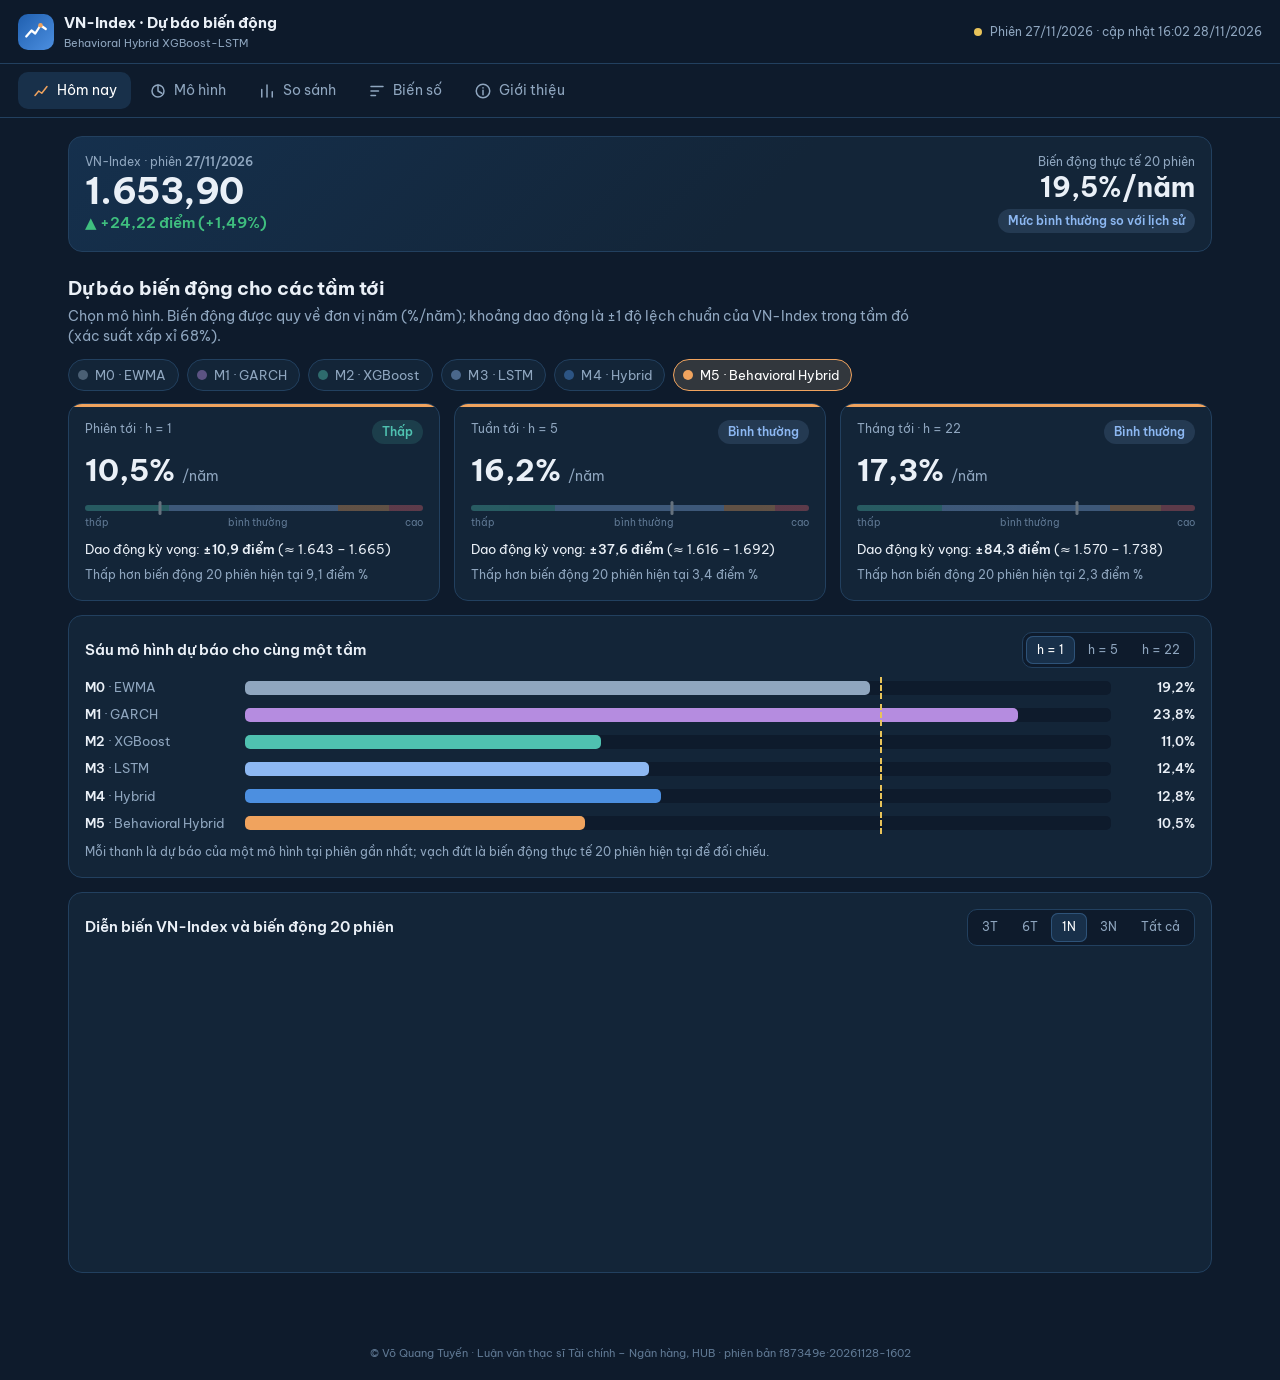
<file: index.html>
<!DOCTYPE html>
<html lang="vi">
<head>
<meta charset="utf-8">
<meta name="viewport" content="width=device-width, initial-scale=1, viewport-fit=cover">
<title>VN-Index · Dự báo biến động | Behavioral Hybrid XGBoost-LSTM</title>
<meta name="description" content="Ứng dụng minh hoạ luận văn: dự báo biến động VN-Index hằng ngày bằng sáu mô hình, trong đó mô hình đề xuất Behavioral Hybrid XGBoost-LSTM.">
<link rel="stylesheet" href="style.css">
<link rel="manifest" href="manifest.webmanifest">
<meta name="theme-color" content="#0E1B2C">
<meta name="mobile-web-app-capable" content="yes">
<meta name="apple-mobile-web-app-capable" content="yes">
<meta name="apple-mobile-web-app-status-bar-style" content="black-translucent">
<meta name="apple-mobile-web-app-title" content="VN-Index Vol">
<link rel="apple-touch-icon" href="icons/apple-touch-icon.png">
<link rel="icon" type="image/png" sizes="192x192" href="icons/icon-192.png">
</head>
<body>
<header class="top">
  <div class="brand">
    <div class="logo" aria-hidden="true"><svg viewBox="0 0 32 32"><path d="M3 22 L10 14 L15 18 L22 7 L29 12" fill="none" stroke="currentColor" stroke-width="3" stroke-linecap="round" stroke-linejoin="round"/><circle cx="22" cy="7" r="3" fill="#F0A35E"/></svg></div>
    <div>
      <div class="t1">VN-Index · Dự báo biến động</div>
      <div class="t2">Behavioral Hybrid XGBoost-LSTM</div>
    </div>
  </div>
  <div class="status" id="status"><span class="dot"></span><span id="statusText">Đang tải dữ liệu…</span></div>
</header>

<nav class="tabs" id="tabs">
  <button data-tab="today" class="on"><svg viewBox="0 0 24 24"><path d="M4 18 9 12l4 3 7-9"/></svg><span>Hôm nay</span></button>
  <button data-tab="model"><svg viewBox="0 0 24 24"><circle cx="12" cy="12" r="8"/><path d="M12 4v8l5 3"/></svg><span>Mô hình</span></button>
  <button data-tab="compare"><svg viewBox="0 0 24 24"><path d="M5 20V10M12 20V4M19 20v-7"/></svg><span>So sánh</span></button>
  <button data-tab="features"><svg viewBox="0 0 24 24"><path d="M4 6h16M4 12h10M4 18h6"/></svg><span>Biến số</span></button>
  <button data-tab="about"><svg viewBox="0 0 24 24"><circle cx="12" cy="12" r="9"/><path d="M12 11v6M12 7.5v.5"/></svg><span>Giới thiệu</span></button>
</nav>

<main>
  <!-- ============================ HÔM NAY ============================ -->
  <section id="tab-today" class="tab on">
    <div class="hero card">
      <div class="hero-l">
        <div class="lbl">VN-Index · phiên <b id="mDate">—</b></div>
        <div class="big" id="mClose">—</div>
        <div class="chg" id="mChg">—</div>
      </div>
      <div class="hero-r">
        <div class="lbl">Biến động thực tế 20 phiên</div>
        <div class="big2" id="mVol">—</div>
        <div id="mVolLvl" class="lvl">—</div>
      </div>
    </div>

    <div class="sec-h">
      <h2>Dự báo biến động cho các tầm tới</h2>
      <p class="sub">Chọn mô hình. Biến động được quy về đơn vị năm (%/năm); khoảng dao động là ±1 độ lệch chuẩn của VN-Index trong tầm đó (xác suất xấp xỉ 68%).</p>
    </div>
    <div class="chips" id="todayModels"></div>
    <div class="fc-grid" id="fcCards"></div>

    <div class="card">
      <div class="card-h">
        <h3>Sáu mô hình dự báo cho cùng một tầm</h3>
        <div class="seg" id="todayH"></div>
      </div>
      <div class="bars" id="todayBars"></div>
      <p class="note">Mỗi thanh là dự báo của một mô hình tại phiên gần nhất; vạch đứt là biến động thực tế 20 phiên hiện tại để đối chiếu.</p>
    </div>

    <div class="card">
      <div class="card-h">
        <h3>Diễn biến VN-Index và biến động 20 phiên</h3>
        <div class="seg" id="histRange"></div>
      </div>
      <div class="chart-box"><canvas id="cHist"></canvas></div>
    </div>
  </section>

  <!-- ============================ MÔ HÌNH ============================ -->
  <section id="tab-model" class="tab">
    <div class="sec-h">
      <h2>Dự báo ngoài mẫu theo từng mô hình</h2>
      <p class="sub">Đường trắng là biến động thực tế; các đường màu là dự báo walk-forward từ 2021 (mô hình chỉ học dữ liệu quá khứ, tái huấn luyện mỗi 126 phiên). Bấm chọn nhiều mô hình để so sánh.</p>
    </div>
    <div class="ctrl">
      <div class="seg" id="mdlH"></div>
      <div class="seg" id="mdlRange"></div>
    </div>
    <div class="chips" id="mdlModels"></div>
    <div class="card"><div class="chart-box tall"><canvas id="cBT"></canvas></div></div>
    <div class="grid2">
      <div class="card" id="mdlInfo"></div>
      <div class="card">
        <h3>Nhật ký dự báo hằng ngày</h3>
        <p class="note">Ứng dụng ghi lại dự báo mỗi phiên; cột “Thực tế” được điền khi đã đủ h phiên để tính biến động thực hiện.</p>
        <div class="tbl-wrap"><table class="tbl" id="trackTbl"></table></div>
      </div>
    </div>
  </section>

  <!-- ============================ SO SÁNH ============================ -->
  <section id="tab-compare" class="tab">
    <div class="sec-h">
      <h2>So sánh hiệu quả dự báo</h2>
      <p class="sub">RMSE, MAE (sai số) và QLIKE (tổn thất cho biến động, Patton 2011): càng thấp càng tốt. Ô nổi bật là mô hình tốt nhất theo từng chỉ tiêu.</p>
    </div>
    <div class="ctrl wrap">
      <div class="seg" id="cmpSrc"></div>
      <div class="seg" id="cmpPeriod"></div>
      <div class="seg" id="cmpH"></div>
    </div>
    <div class="card">
      <div class="card-h"><h3 id="cmpTitle">Bảng chỉ tiêu</h3><span class="pill" id="cmpRange"></span></div>
      <div class="tbl-wrap"><table class="tbl metrics" id="cmpTbl"></table></div>
      <p class="note" id="cmpNote"></p>
    </div>
    <div class="grid2">
      <div class="card">
        <div class="card-h"><h3>Kiểm định Diebold-Mariano</h3><div class="seg" id="dmLoss"></div></div>
        <div class="ctrl"><label class="lbl">Mô hình gốc</label><select id="dmBase"></select></div>
        <div id="dmBox"></div>
        <p class="note">DM &lt; 0: mô hình gốc có tổn thất nhỏ hơn. Hiệu chỉnh mẫu nhỏ HLN; mức ý nghĩa 5%.</p>
      </div>
      <div class="card">
        <div class="card-h"><h3>Model Confidence Set 90%</h3><div class="seg" id="mcsLoss"></div></div>
        <div id="mcsBox"></div>
        <p class="note">Mô hình có p-MCS ≥ 0,10 thuộc nhóm tốt nhất về mặt thống kê (Hansen và cộng sự, 2011).</p>
      </div>
    </div>
    <div class="card">
      <h3>Đóng góp của biến hành vi: M5 so với M4 (giả thuyết H2, H3)</h3>
      <div class="abl" id="ablBox"></div>
    </div>
    <div class="card" id="yearCard">
      <h3>RMSE theo từng năm</h3>
      <div class="chart-box"><canvas id="cYear"></canvas></div>
    </div>
  </section>

  <!-- ============================ BIẾN SỐ ============================ -->
  <section id="tab-features" class="tab">
    <div class="sec-h">
      <h2>Tám biến hành vi tại phiên gần nhất</h2>
      <p class="sub">Thanh màu cho biết giá trị hiện tại nằm ở phân vị nào so với toàn bộ lịch sử từ 2015.</p>
    </div>
    <div class="beh-grid" id="behGrid"></div>
    <div class="card">
      <div class="card-h"><h3>Tầm quan trọng đặc trưng do XGBoost xếp hạng</h3><div class="seg" id="impH"></div></div>
      <div class="ctrl"><div class="seg" id="impModel"></div></div>
      <div class="imp" id="impBox"></div>
      <p class="note">Mô hình lai giữ 15 đặc trưng quan trọng nhất (top-K) để đưa vào LSTM. Màu cam là biến hành vi; viền đậm là biến được chọn.</p>
    </div>
    <div class="card">
      <h3>Biến hành vi được chọn theo tầm dự báo</h3>
      <div class="tbl-wrap"><table class="tbl" id="selTbl"></table></div>
    </div>
  </section>

  <!-- ============================ GIỚI THIỆU ============================ -->
  <section id="tab-about" class="tab">
    <div class="card about" id="aboutBox"></div>
    <div class="card"><h3>Trạng thái dữ liệu</h3><div id="runBox"></div></div>
    <div class="card warn">
      <h3>Lưu ý</h3>
      <p>Ứng dụng phục vụ minh hoạ học thuật cho luận văn. Kết quả dự báo biến động không phải khuyến nghị mua bán chứng khoán. Dữ liệu lấy từ nguồn công khai, có thể chậm hoặc sai lệch so với số liệu chính thức của HOSE.</p>
    </div>
  </section>
</main>

<footer class="foot">© Võ Quang Tuyến · Luận văn thạc sĩ Tài chính – Ngân hàng, HUB · <span id="ver"></span></footer>

<script src="lib/chart.umd.min.js"></script>
<script>window.APP_VERSION="f87349e\u00b720261128-1602";window.APP_REMOTE="https://qtsags-boop.github.io/vnindex-vol-demo/";</script>
<script src="app.js"></script>
</body>
</html>
</file>
<file: style.css>
@font-face{font-family:"BVP";font-weight:400;font-display:swap;src:url(fonts/be-vietnam-pro-vietnamese-400-normal.woff2) format("woff2");unicode-range:U+0102-0103,U+0110-0111,U+0128-0129,U+0168-0169,U+01A0-01A1,U+01AF-01B0,U+0300-0301,U+0303-0304,U+0308-0309,U+0323,U+0329,U+1EA0-1EF9,U+20AB}
@font-face{font-family:"BVP";font-weight:400;font-display:swap;src:url(fonts/be-vietnam-pro-latin-400-normal.woff2) format("woff2");unicode-range:U+0000-00FF,U+0131,U+0152-0153,U+02BB-02BC,U+02C6,U+02DA,U+02DC,U+0304,U+0308,U+0329,U+2000-206F,U+20AC,U+2122,U+2191,U+2193,U+2212,U+2215,U+FEFF,U+FFFD}
@font-face{font-family:"BVP";font-weight:600;font-display:swap;src:url(fonts/be-vietnam-pro-vietnamese-600-normal.woff2) format("woff2");unicode-range:U+0102-0103,U+0110-0111,U+0128-0129,U+0168-0169,U+01A0-01A1,U+01AF-01B0,U+0300-0301,U+0303-0304,U+0308-0309,U+0323,U+0329,U+1EA0-1EF9,U+20AB}
@font-face{font-family:"BVP";font-weight:600;font-display:swap;src:url(fonts/be-vietnam-pro-latin-600-normal.woff2) format("woff2");unicode-range:U+0000-00FF,U+0131,U+0152-0153,U+02BB-02BC,U+02C6,U+02DA,U+02DC,U+0304,U+0308,U+0329,U+2000-206F,U+20AC,U+2122,U+2191,U+2193,U+2212,U+2215,U+FEFF,U+FFFD}
@font-face{font-family:"BVP";font-weight:700;font-display:swap;src:url(fonts/be-vietnam-pro-vietnamese-700-normal.woff2) format("woff2");unicode-range:U+0102-0103,U+0110-0111,U+0128-0129,U+0168-0169,U+01A0-01A1,U+01AF-01B0,U+0300-0301,U+0303-0304,U+0308-0309,U+0323,U+0329,U+1EA0-1EF9,U+20AB}
@font-face{font-family:"BVP";font-weight:700;font-display:swap;src:url(fonts/be-vietnam-pro-latin-700-normal.woff2) format("woff2");unicode-range:U+0000-00FF,U+0131,U+0152-0153,U+02BB-02BC,U+02C6,U+02DA,U+02DC,U+0304,U+0308,U+0329,U+2000-206F,U+20AC,U+2122,U+2191,U+2193,U+2212,U+2215,U+FEFF,U+FFFD}

:root{
  --bg:#0E1B2C;--panel:#132538;--panel2:#18304A;--line:#22405F;--line2:#2E5379;
  --text:#EAF0F7;--muted:#8FA6BF;--dim:#5F7893;
  --blue:#4C8FE0;--blue2:#8DB8F2;--orange:#F0A35E;--teal:#4FC1B0;
  --up:#3FBF7F;--down:#E5636B;--ref:#E8C35A;--purple:#B58CE0;
  --r:14px;--gap:14px;
}
*{box-sizing:border-box}
html,body{margin:0;background:var(--bg);color:var(--text);font-family:"BVP",system-ui,-apple-system,"Segoe UI",Roboto,sans-serif;font-size:15px;line-height:1.5;-webkit-text-size-adjust:100%}
b,strong{font-weight:600}
h2{font-size:1.25rem;margin:0 0 4px;font-weight:700;letter-spacing:-.01em}
h3{font-size:1rem;margin:0 0 10px;font-weight:600}
.sub{margin:0;color:var(--muted);font-size:.9rem;max-width:860px}
.note{color:var(--muted);font-size:.82rem;margin:10px 0 0}
.lbl{color:var(--muted);font-size:.82rem}

/* ---------- khung ---------- */
.top{position:sticky;top:0;z-index:20;display:flex;align-items:center;justify-content:space-between;gap:12px;padding:12px 18px;padding-top:max(12px,env(safe-area-inset-top));background:rgba(14,27,44,.92);backdrop-filter:blur(10px);border-bottom:1px solid var(--line)}
.brand{display:flex;align-items:center;gap:10px;min-width:0}
.logo{width:36px;height:36px;border-radius:10px;background:linear-gradient(135deg,#1F5FAF,#4C8FE0);display:grid;place-items:center;color:#fff;flex:none}
.logo svg{width:24px;height:24px}
.t1{font-weight:700;font-size:1rem;white-space:nowrap}
.t2{font-size:.75rem;color:var(--muted);white-space:nowrap}
.status{display:flex;align-items:center;gap:8px;font-size:.8rem;color:var(--muted);text-align:right}
.status .dot{width:8px;height:8px;border-radius:50%;background:var(--dim);flex:none}
.status.ok .dot{background:var(--up);box-shadow:0 0 0 3px rgba(63,191,127,.18)}
.status.stale .dot{background:var(--ref)}
.status.err .dot{background:var(--down)}

.tabs{position:sticky;top:61px;z-index:19;display:flex;gap:4px;padding:8px 18px;background:var(--bg);border-bottom:1px solid var(--line);overflow-x:auto;scrollbar-width:none}
.tabs::-webkit-scrollbar{display:none}
.tabs button{display:flex;align-items:center;gap:7px;background:none;border:0;color:var(--muted);font:inherit;font-size:.9rem;padding:8px 14px;border-radius:10px;cursor:pointer;white-space:nowrap}
.tabs button svg{width:18px;height:18px;fill:none;stroke:currentColor;stroke-width:2;stroke-linecap:round;stroke-linejoin:round}
.tabs button:hover{color:var(--text);background:var(--panel)}
.tabs button.on{color:#fff;background:var(--panel2)}
.tabs button.on svg{stroke:var(--orange)}

main{max-width:1180px;margin:0 auto;padding:18px 18px 40px}
.tab{display:none}
.tab.on{display:block;animation:fade .25s ease}
@keyframes fade{from{opacity:0;transform:translateY(4px)}to{opacity:1;transform:none}}
.sec-h{margin:22px 0 12px}
.sec-h:first-child{margin-top:4px}
.card{background:var(--panel);border:1px solid var(--line);border-radius:var(--r);padding:16px;margin-bottom:var(--gap)}
.card-h{display:flex;align-items:center;justify-content:space-between;gap:10px;flex-wrap:wrap;margin-bottom:10px}
.card-h h3{margin:0}
.grid2{display:grid;grid-template-columns:1fr 1fr;gap:var(--gap)}
.grid2>.card{margin-bottom:0}
.grid2{margin-bottom:var(--gap)}
.ctrl{display:flex;align-items:center;gap:10px;margin:0 0 12px;flex-wrap:wrap}
.chart-box{position:relative;height:300px}
.chart-box.tall{height:380px}
.pill{font-size:.78rem;color:var(--muted);border:1px solid var(--line2);border-radius:99px;padding:3px 10px}

/* ---------- nút chọn ---------- */
.seg{display:inline-flex;background:var(--bg);border:1px solid var(--line);border-radius:10px;padding:3px;gap:2px;flex-wrap:wrap}
.seg button{background:none;border:0;color:var(--muted);font:inherit;font-size:.82rem;padding:5px 11px;border-radius:7px;cursor:pointer;white-space:nowrap}
.seg button.on{background:var(--panel2);color:#fff;box-shadow:inset 0 0 0 1px var(--line2)}
.chips{display:flex;gap:8px;flex-wrap:wrap;margin-bottom:12px}
.chip{display:inline-flex;align-items:center;gap:7px;background:var(--panel);border:1px solid var(--line);color:var(--muted);border-radius:99px;padding:6px 12px 6px 9px;font:inherit;font-size:.84rem;cursor:pointer}
.chip i{width:10px;height:10px;border-radius:50%;background:var(--c);opacity:.45}
.chip.on{color:#fff;border-color:var(--c);background:color-mix(in srgb,var(--c) 14%,var(--panel))}
.chip.on i{opacity:1}
.chip small{color:var(--dim);font-size:.75rem}
select{background:var(--bg);color:var(--text);border:1px solid var(--line2);border-radius:8px;padding:6px 10px;font:inherit;font-size:.85rem}

/* ---------- hôm nay ---------- */
.hero{display:flex;justify-content:space-between;gap:16px;flex-wrap:wrap;background:linear-gradient(135deg,#15304D 0%,#132538 60%)}
.big{font-size:2.4rem;font-weight:700;letter-spacing:-.02em;line-height:1.15;font-variant-numeric:tabular-nums}
.big2{font-size:1.8rem;font-weight:700;line-height:1.2;font-variant-numeric:tabular-nums}
.chg{font-weight:600;font-variant-numeric:tabular-nums}
.chg.up{color:var(--up)}.chg.down{color:var(--down)}
.hero-r{text-align:right}
.lvl{display:inline-block;margin-top:6px;font-size:.78rem;font-weight:600;padding:3px 10px;border-radius:99px;background:var(--panel2);color:var(--muted)}
.lvl.l0{background:rgba(79,193,176,.16);color:var(--teal)}
.lvl.l1{background:rgba(141,184,242,.14);color:var(--blue2)}
.lvl.l2{background:rgba(240,163,94,.16);color:var(--orange)}
.lvl.l3{background:rgba(229,99,107,.18);color:var(--down)}
.fc-grid{display:grid;grid-template-columns:repeat(3,1fr);gap:var(--gap);margin-bottom:var(--gap)}
.fc{background:var(--panel);border:1px solid var(--line);border-radius:var(--r);padding:16px;position:relative;overflow:hidden}
.fc:before{content:"";position:absolute;inset:0 0 auto 0;height:3px;background:var(--c,var(--orange))}
.fc .h{font-size:.8rem;color:var(--muted);display:flex;justify-content:space-between}
.fc .v{font-size:2rem;font-weight:700;margin:4px 0 0;font-variant-numeric:tabular-nums}
.fc .v small{font-size:.9rem;color:var(--muted);font-weight:400}
.fc .rg{margin-top:10px;font-size:.86rem;color:var(--text)}
.fc .rg b{font-variant-numeric:tabular-nums}
.fc .delta{font-size:.8rem;margin-top:6px;color:var(--muted)}
.fc .gauge{height:6px;border-radius:99px;background:linear-gradient(90deg,var(--teal) 0 25%,var(--blue2) 25% 75%,var(--orange) 75% 90%,var(--down) 90%);opacity:.35;position:relative;margin:12px 0 4px}
.fc .gauge i{position:absolute;top:-4px;width:3px;height:14px;border-radius:2px;background:#fff;transform:translateX(-50%)}
.fc .gl{display:flex;justify-content:space-between;font-size:.68rem;color:var(--dim)}

.bars{display:flex;flex-direction:column;gap:8px;position:relative}
.bar{display:grid;grid-template-columns:150px 1fr 74px;align-items:center;gap:10px;font-size:.85rem}
.bar .n{color:var(--muted);white-space:nowrap;overflow:hidden;text-overflow:ellipsis}
.bar .n b{color:var(--text)}
.bar .track{height:14px;border-radius:5px;background:var(--bg);position:relative}
.bar .fill{height:100%;border-radius:5px;background:var(--c);transition:width .5s ease}
.bar .ref{position:absolute;top:-4px;bottom:-4px;border-left:2px dashed var(--ref)}
.bar .val{text-align:right;font-variant-numeric:tabular-nums;font-weight:600}

/* ---------- bảng ---------- */
.tbl-wrap{overflow-x:auto}
.tbl{width:100%;border-collapse:collapse;font-size:.86rem;font-variant-numeric:tabular-nums}
.tbl th{color:var(--muted);font-weight:600;text-align:right;padding:8px 10px;border-bottom:1px solid var(--line2);white-space:nowrap}
.tbl td{padding:8px 10px;border-bottom:1px solid var(--line);text-align:right;white-space:nowrap}
.tbl th:first-child,.tbl td:first-child{text-align:left}
.tbl tr.me td{background:rgba(240,163,94,.07)}
.tbl td.best{color:#fff;font-weight:700;background:rgba(79,193,176,.16);border-radius:4px}
.tbl .sw{display:inline-block;width:9px;height:9px;border-radius:50%;margin-right:8px;vertical-align:middle}
.tbl td.muted{color:var(--dim)}
.tag{display:inline-block;font-size:.72rem;font-weight:600;padding:2px 8px;border-radius:99px}
.tag.yes{background:rgba(63,191,127,.16);color:var(--up)}
.tag.no{background:rgba(143,166,191,.12);color:var(--muted)}
.tag.win{background:rgba(63,191,127,.16);color:var(--up)}
.tag.lose{background:rgba(229,99,107,.16);color:var(--down)}
.tag.tie{background:rgba(143,166,191,.12);color:var(--muted)}
.tag.bh{background:rgba(240,163,94,.16);color:var(--orange)}

/* ---------- DM, MCS ---------- */
.dmrow{display:grid;grid-template-columns:130px 1fr 110px;gap:10px;align-items:center;padding:7px 0;border-bottom:1px solid var(--line);font-size:.85rem}
.dmrow:last-child{border-bottom:0}
.dmbar{height:12px;background:var(--bg);border-radius:5px;position:relative}
.dmbar:before{content:"";position:absolute;left:50%;top:-3px;bottom:-3px;border-left:1px solid var(--line2)}
.dmbar i{position:absolute;top:0;height:100%;border-radius:5px}
.dmrow .p{text-align:right;font-variant-numeric:tabular-nums}
.mcsrow{display:grid;grid-template-columns:130px 1fr 54px 64px;gap:10px;align-items:center;padding:7px 0;border-bottom:1px solid var(--line);font-size:.85rem}
.mcsrow:last-child{border-bottom:0}
.mcsrow .t{height:12px;background:var(--bg);border-radius:5px;position:relative;overflow:hidden}
.mcsrow .t i{position:absolute;left:0;top:0;bottom:0;border-radius:5px}
.mcsrow .t:after{content:"";position:absolute;left:10%;top:0;bottom:0;border-left:2px dashed var(--ref)}
.mcsrow .p{text-align:right;font-variant-numeric:tabular-nums}

.abl{display:grid;grid-template-columns:repeat(3,1fr);gap:var(--gap)}
.abl .a{background:var(--bg);border:1px solid var(--line);border-radius:12px;padding:14px}
.abl .a .k{font-size:.8rem;color:var(--muted)}
.abl .a .g{font-size:1.7rem;font-weight:700;font-variant-numeric:tabular-nums;margin:2px 0}
.abl .a .g.pos{color:var(--up)}.abl .a .g.neg{color:var(--down)}
.abl .a .d{font-size:.82rem;color:var(--muted)}

/* ---------- biến số ---------- */
.beh-grid{display:grid;grid-template-columns:repeat(4,1fr);gap:var(--gap);margin-bottom:var(--gap)}
.beh{background:var(--panel);border:1px solid var(--line);border-radius:var(--r);padding:14px}
.beh .k{font-size:.78rem;color:var(--muted)}
.beh .code{font-family:ui-monospace,Consolas,monospace;font-size:.72rem;color:var(--dim)}
.beh .v{font-size:1.45rem;font-weight:700;margin:4px 0;font-variant-numeric:tabular-nums}
.beh .pb{height:6px;background:var(--bg);border-radius:99px;position:relative;margin:8px 0 6px}
.beh .pb i{position:absolute;left:0;top:0;bottom:0;border-radius:99px;background:var(--orange)}
.beh .m{font-size:.8rem;color:var(--muted);min-height:2.4em}
.beh .grp{font-size:.7rem;text-transform:uppercase;letter-spacing:.06em;color:var(--orange);font-weight:600}
.imp{display:flex;flex-direction:column;gap:5px}
.imp .r{display:grid;grid-template-columns:220px 1fr 56px;gap:10px;align-items:center;font-size:.84rem}
.imp .r .n{white-space:nowrap;overflow:hidden;text-overflow:ellipsis;color:var(--muted)}
.imp .r.sel .n{color:var(--text)}
.imp .r .t{height:12px;background:var(--bg);border-radius:4px}
.imp .r .t i{display:block;height:100%;border-radius:4px;background:var(--blue);opacity:.5}
.imp .r.sel .t i{opacity:1}
.imp .r.bv .t i{background:var(--orange)}
.imp .r .val{text-align:right;font-variant-numeric:tabular-nums;color:var(--muted)}
.imp .cut{border-top:1px dashed var(--line2);margin:4px 0;font-size:.72rem;color:var(--dim);padding-top:2px}

/* ---------- giới thiệu ---------- */
.about h2{font-size:1.15rem;line-height:1.4}
.about .meta{display:grid;grid-template-columns:160px 1fr;gap:6px 14px;font-size:.9rem;margin:12px 0}
.about .meta div:nth-child(odd){color:var(--muted)}
.steps{counter-reset:s;display:grid;grid-template-columns:repeat(3,1fr);gap:10px;margin:12px 0}
.steps div{background:var(--bg);border:1px solid var(--line);border-radius:12px;padding:12px;font-size:.85rem;color:var(--muted)}
.steps div b{display:block;color:var(--text);margin-bottom:2px}
.steps div:before{counter-increment:s;content:counter(s);display:inline-grid;place-items:center;width:22px;height:22px;border-radius:50%;background:var(--panel2);color:var(--orange);font-weight:700;font-size:.8rem;margin-bottom:6px}
.kv{display:grid;grid-template-columns:200px 1fr;gap:6px 14px;font-size:.88rem}
.kv div:nth-child(odd){color:var(--muted)}
.warn{border-color:rgba(232,195,90,.4);background:rgba(232,195,90,.06)}
.warn p{margin:0;color:var(--muted);font-size:.88rem}
.foot{text-align:center;color:var(--dim);font-size:.75rem;padding:18px 18px calc(18px + env(safe-area-inset-bottom))}
.empty{color:var(--muted);font-size:.88rem;padding:20px;text-align:center}

/* ---------- di động ---------- */
@media (max-width:900px){
  .fc-grid{grid-template-columns:1fr}
  .grid2{grid-template-columns:1fr}
  .grid2>.card{margin-bottom:var(--gap)}
  .grid2{margin-bottom:0}
  .beh-grid{grid-template-columns:repeat(2,1fr)}
  .abl{grid-template-columns:1fr}
  .steps{grid-template-columns:1fr 1fr}
}
@media (max-width:640px){
  body{font-size:14px}
  main{padding:12px 12px 90px}
  .top{padding:10px 12px}
  .t2,.status #statusText{display:none}
  .tabs{position:fixed;top:auto;bottom:0;left:0;right:0;justify-content:space-around;padding:6px 4px calc(6px + env(safe-area-inset-bottom));border-top:1px solid var(--line);border-bottom:0;background:rgba(14,27,44,.96);backdrop-filter:blur(10px)}
  .tabs button{flex-direction:column;gap:2px;font-size:.68rem;padding:6px 8px}
  .tabs button.on{background:none}
  .big{font-size:2rem}
  .hero-r{text-align:left}
  .bar{grid-template-columns:96px 1fr 62px}
  .imp .r{grid-template-columns:130px 1fr 44px}
  .dmrow,.mcsrow{grid-template-columns:96px 1fr 84px}
  .mcsrow{grid-template-columns:96px 1fr 44px 54px}
  .chart-box{height:260px}.chart-box.tall{height:300px}
  .about .meta,.kv{grid-template-columns:1fr}
  .about .meta div:nth-child(odd),.kv div:nth-child(odd){margin-top:6px}
  .steps{grid-template-columns:1fr}
  .beh .v{font-size:1.25rem}
}
</file>
